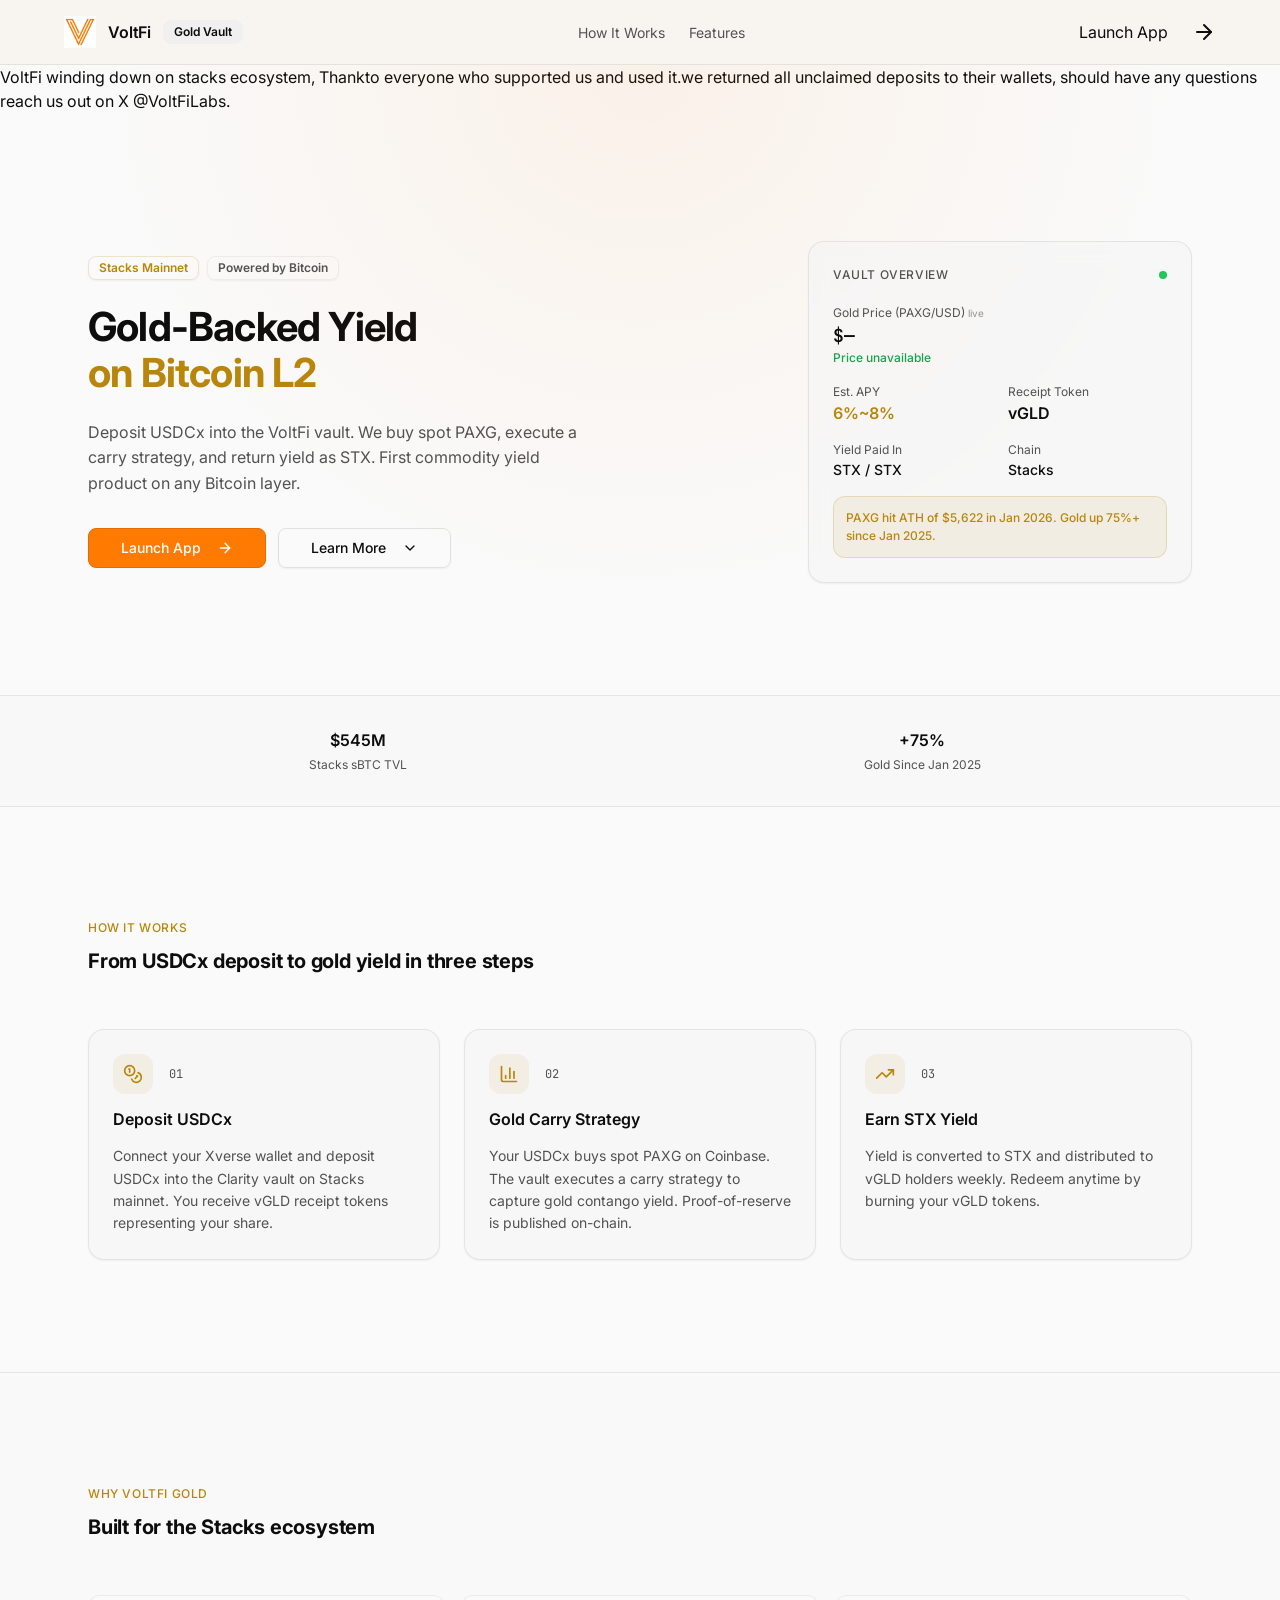
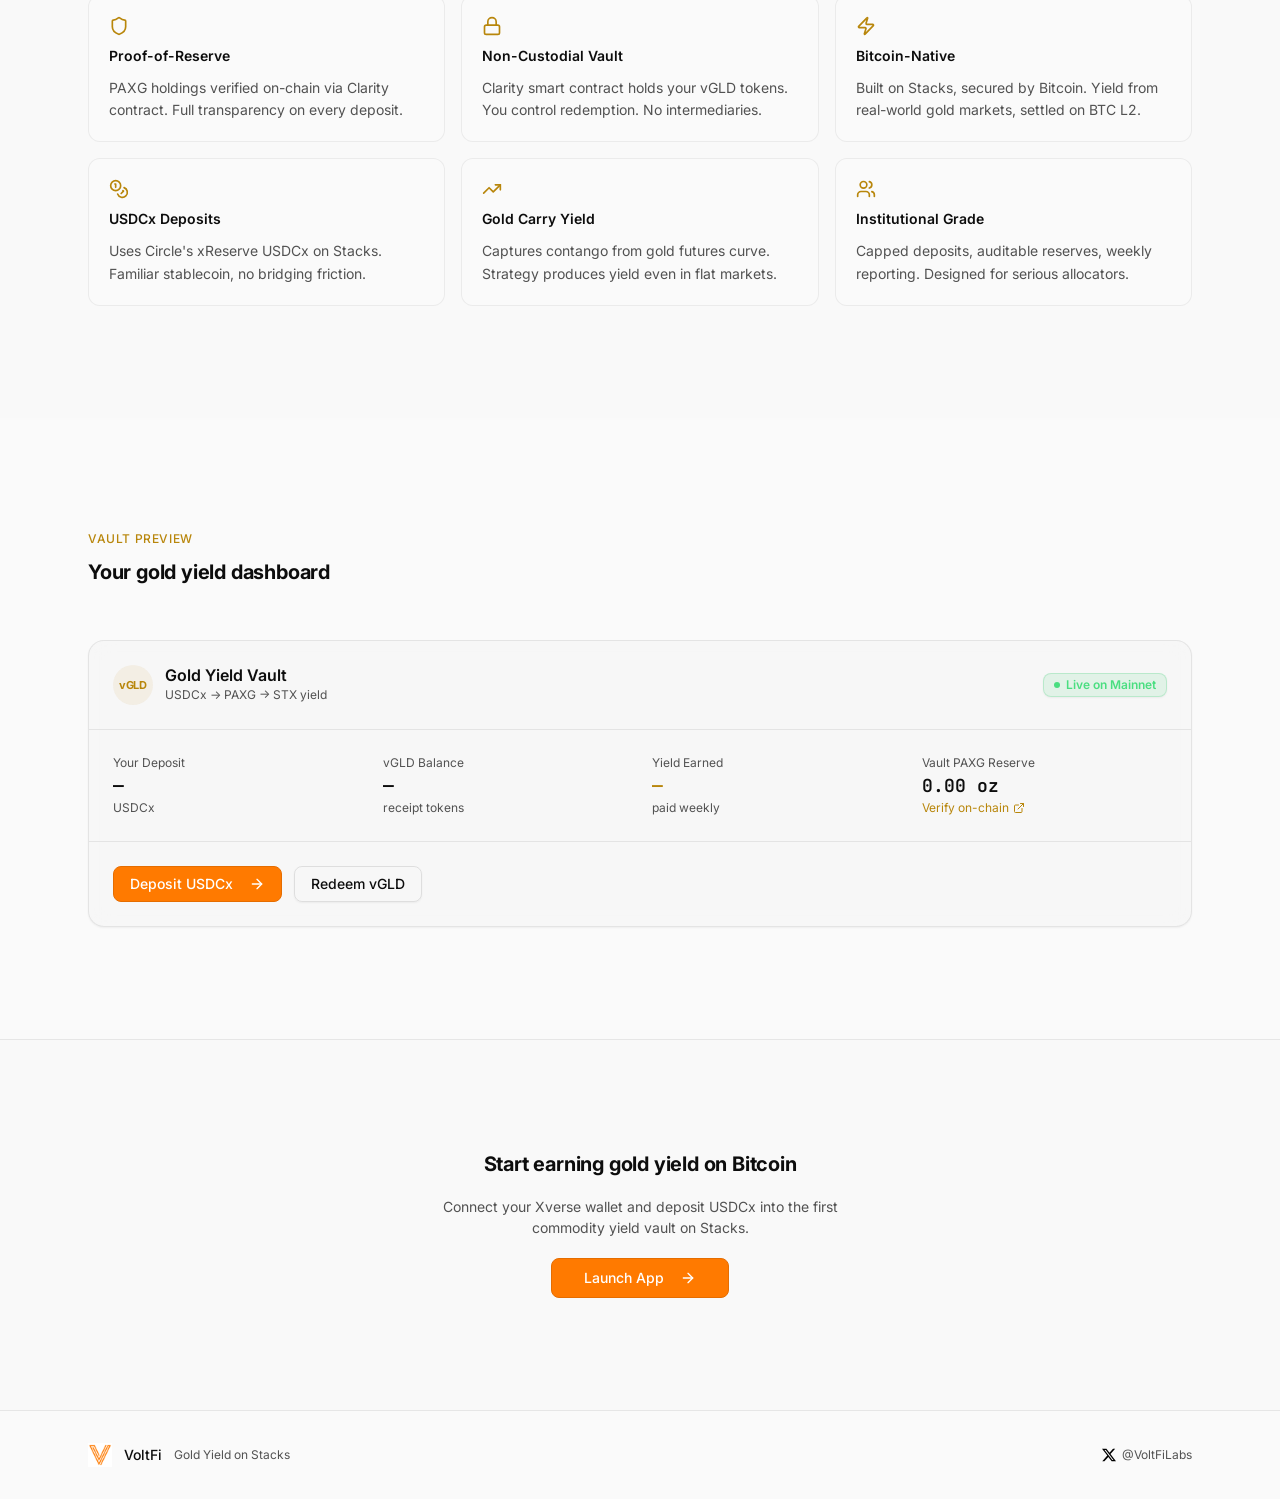
<file: index.html>
<!DOCTYPE html>
<html lang="en">
<head>
  <meta charset="UTF-8">
  <meta name="viewport" content="width=device-width, initial-scale=1.0, maximum-scale=1">
  <title>VoltFi — Gold Yield on Stacks</title>
  <meta name="description" content="The first gold-backed yield vault on Bitcoin. Deposit USDCx, earn gold carry yield, powered by Stacks.">

  <!-- Favicon & PWA icon -->
  <link rel="icon" type="image/x-icon" href="./favicon.ico">
  <link rel="apple-touch-icon" href="./voltfi-logo-192.png">

  <!-- Fonts: General Sans (Fontshare), Inter + JetBrains Mono (Google) -->
  <link href="https://api.fontshare.com/v2/css?f[]=general-sans@400,500,600,700&display=swap" rel="stylesheet">
  <link rel="preconnect" href="https://fonts.googleapis.com">
  <link rel="preconnect" href="https://fonts.gstatic.com" crossorigin>
  <link href="https://fonts.googleapis.com/css2?family=Inter:wght@400;500;600&family=JetBrains+Mono:wght@400;500&display=swap" rel="stylesheet">

  <!-- Stylesheet -->
  <link rel="stylesheet" href="./styles.css">
</head>
<body>

  <!-- ====================================================================
       NAVIGATION
       ==================================================================== -->
  <nav class="nav" id="nav">
    <div class="container nav__inner">
      <!-- Brand -->
      <div class="nav__brand">
        <img src="./assets/voltfi-logo.jpg" alt="VoltFi" class="nav__logo">
        <span class="nav__name">VoltFi</span>
        <span class="badge badge--secondary">Gold Vault</span>
      </div>

      <!-- Desktop nav links -->
      <div class="nav__links">
        <a href="#how-it-works" class="nav__link">How It Works</a>
        <a href="#features" class="nav__link">Features</a>

      </div>

      <!-- Desktop Launch button -->
      <div class="nav__links">
        <!--<a href="#" class="btn-primary btn-primary--sm">-->
        <!--<a href="https://app.voltfi.xyz" target="_blank" rel="noopener noreferrer" class="btn-primary btn-primary--sm"> --> 
          Launch App
          <!-- Arrow right icon -->
          <svg xmlns="http://www.w3.org/2000/svg" width="24" height="24" viewBox="0 0 24 24" fill="none" stroke="currentColor" stroke-width="2" stroke-linecap="round" stroke-linejoin="round"><path d="M5 12h14"/><path d="m12 5 7 7-7 7"/></svg>
        </a>
      </div>

      <!-- Mobile hamburger -->
      <button class="nav__hamburger" id="hamburger-btn" aria-label="Open menu">
        <svg xmlns="http://www.w3.org/2000/svg" width="24" height="24" viewBox="0 0 24 24" fill="none" stroke="currentColor" stroke-width="2" stroke-linecap="round" stroke-linejoin="round"><line x1="4" x2="20" y1="12" y2="12"/><line x1="4" x2="20" y1="6" y2="6"/><line x1="4" x2="20" y1="18" y2="18"/></svg>
      </button>
    </div>

    <!-- Mobile menu overlay -->
    <div class="nav__mobile-menu" id="mobile-menu">
      <div class="nav__mobile-header">
        <div class="nav__brand">
          <img src="./assets/voltfi-logo.jpg" alt="VoltFi" class="nav__logo">
          <span class="nav__name">VoltFi</span>
        </div>
        <button class="nav__hamburger" id="close-menu-btn" aria-label="Close menu">
          <svg xmlns="http://www.w3.org/2000/svg" width="24" height="24" viewBox="0 0 24 24" fill="none" stroke="currentColor" stroke-width="2" stroke-linecap="round" stroke-linejoin="round"><path d="M18 6 6 18"/><path d="m6 6 12 12"/></svg>
        </button>
      </div>
      <div class="nav__mobile-links">
        <a href="#how-it-works" class="nav__mobile-link" data-close-menu>How It Works</a>
        <a href="#features" class="nav__mobile-link" data-close-menu>Features</a>

      </div>
      <div class="nav__mobile-cta">
        <a href="https://app.voltfi.xyz" target="_blank" rel="noopener noreferrer" class="btn-primary" style="width:100%" data-close-menu>
          Launch App
          <svg xmlns="http://www.w3.org/2000/svg" width="24" height="24" viewBox="0 0 24 24" fill="none" stroke="currentColor" stroke-width="2" stroke-linecap="round" stroke-linejoin="round"><path d="M5 12h14"/><path d="m12 5 7 7-7 7"/></svg>
        </a>
      </div>
    </div>
  </nav>


  <!-- ====================================================================
       HERO SECTION
       ==================================================================== -->
  <section class="hero">
    <!-- Subtle orange radial glow -->
    <div class="hero__glow"></div>

    <div Class="winding down"
      <p>               <t></t>VoltFi winding down on stacks ecosystem, Thankto everyone who supported us and used it.we returned all unclaimed deposits to their wallets, should have any questions
          reach us out on X @VoltFiLabs.</t> </p>
    </div>

    <div class="container hero__inner">
      <div class="hero__grid">
        <!-- Left content -->
        <div class="hero__content">
          <div class="hero__badges">
            <span class="badge badge--gold">Stacks Mainnet</span>
            <span class="badge badge--muted">Powered by Bitcoin</span>
          </div>

          <h1 class="hero__title">
            Gold-Backed Yield<br>
            <span>on Bitcoin L2</span>
          </h1>

          <p class="hero__subtitle">
            Deposit USDCx into the VoltFi vault. We buy spot PAXG, execute a carry strategy, and return yield as STX. First commodity yield product on any Bitcoin layer.
          </p>

          <div class="hero__actions">
            <a href="https://app.voltfi.xyz" target="_blank" rel="noopener noreferrer" class="btn-primary">
              Launch App
              <svg xmlns="http://www.w3.org/2000/svg" width="24" height="24" viewBox="0 0 24 24" fill="none" stroke="currentColor" stroke-width="2" stroke-linecap="round" stroke-linejoin="round"><path d="M5 12h14"/><path d="m12 5 7 7-7 7"/></svg>
            </a>
            <button class="btn-outline" id="learn-more-btn">
              Learn More
              <svg xmlns="http://www.w3.org/2000/svg" width="24" height="24" viewBox="0 0 24 24" fill="none" stroke="currentColor" stroke-width="2" stroke-linecap="round" stroke-linejoin="round"><path d="m6 9 6 6 6-6"/></svg>
            </button>
          </div>
        </div>

        <!-- Vault overview card -->
        <div class="vault-card">
          <div class="vault-card__header">
            <span class="vault-card__label">Vault Overview</span>
            <div class="vault-card__pulse"></div>
          </div>

          <div>
            <p class="vault-card__price-label">Gold Price (PAXG/USD) <span id="price-live-dot">live</span></p>
            <p class="vault-card__price">$<span id="gold-price">—</span></p>
            <p class="vault-card__change" id="gold-change">loading...</p>
          </div>

          <div class="vault-card__grid">
            <div>
              <p class="vault-card__stat-label">Est. APY</p>
              <p class="vault-card__stat-value vault-card__stat-value--gold">6%~8%</p>
            </div>
            <div>
              <p class="vault-card__stat-label">Receipt Token</p>
              <p class="vault-card__stat-value">vGLD</p>
            </div>
          </div>

          <div class="vault-card__grid">
            <div>
              <p class="vault-card__stat-label">Yield Paid In</p>
              <p class="vault-card__stat-value--sm">STX / STX</p>
            </div>
            <div>
              <p class="vault-card__stat-label">Chain</p>
              <p class="vault-card__stat-value--sm">Stacks</p>
            </div>
          </div>

          <div class="vault-card__callout">
            <p>PAXG hit ATH of $5,622 in Jan 2026. Gold up 75%+ since Jan 2025.</p>
          </div>
        </div>
      </div>
    </div>
  </section>


  <!-- ====================================================================
       STATS BAR
       ==================================================================== -->
  <section class="stats">
    <div class="container">
      <div class="stats__grid">
        <div>
          <p class="stats__value">$545M</p>
          <p class="stats__label">Stacks sBTC TVL</p>
        </div>
        <div>
          <p class="stats__value">+75%</p>
          <p class="stats__label">Gold Since Jan 2025</p>
        </div>

      </div>
    </div>
  </section>


  <!-- ====================================================================
       HOW IT WORKS
       ==================================================================== -->
  <section class="how-it-works" id="how-it-works">
    <div class="container">
      <div class="section-header">
        <p class="section-eyebrow">How It Works</p>
        <h2 class="section-title">From USDCx deposit to gold yield in three steps</h2>
      </div>

      <div class="steps-grid">
        <!-- Step 1 -->
        <div class="step-card">
          <div class="step-card__header">
            <div class="step-card__icon">
              <!-- Coins icon -->
              <svg xmlns="http://www.w3.org/2000/svg" width="24" height="24" viewBox="0 0 24 24" fill="none" stroke="currentColor" stroke-width="2" stroke-linecap="round" stroke-linejoin="round"><circle cx="8" cy="8" r="6"/><path d="M18.09 10.37A6 6 0 1 1 10.34 18"/><path d="M7 6h1v4"/><path d="m16.71 13.88.7.71-2.82 2.82"/></svg>
            </div>
            <span class="step-card__number">01</span>
          </div>
          <h3 class="step-card__title">Deposit USDCx</h3>
          <p class="step-card__desc">Connect your Xverse wallet and deposit USDCx into the Clarity vault on Stacks mainnet. You receive vGLD receipt tokens representing your share.</p>
        </div>

        <!-- Step 2 -->
        <div class="step-card">
          <div class="step-card__header">
            <div class="step-card__icon">
              <!-- Chart column icon -->
              <svg xmlns="http://www.w3.org/2000/svg" width="24" height="24" viewBox="0 0 24 24" fill="none" stroke="currentColor" stroke-width="2" stroke-linecap="round" stroke-linejoin="round"><path d="M3 3v16a2 2 0 0 0 2 2h16"/><path d="M18 17V9"/><path d="M13 17V5"/><path d="M8 17v-3"/></svg>
            </div>
            <span class="step-card__number">02</span>
          </div>
          <h3 class="step-card__title">Gold Carry Strategy</h3>
          <p class="step-card__desc">Your USDCx buys spot PAXG on Coinbase. The vault executes a carry strategy to capture gold contango yield. Proof-of-reserve is published on-chain.</p>
        </div>

        <!-- Step 3 -->
        <div class="step-card">
          <div class="step-card__header">
            <div class="step-card__icon">
              <!-- Trending up icon -->
              <svg xmlns="http://www.w3.org/2000/svg" width="24" height="24" viewBox="0 0 24 24" fill="none" stroke="currentColor" stroke-width="2" stroke-linecap="round" stroke-linejoin="round"><polyline points="22 7 13.5 15.5 8.5 10.5 2 17"/><polyline points="16 7 22 7 22 13"/></svg>
            </div>
            <span class="step-card__number">03</span>
          </div>
          <h3 class="step-card__title">Earn STX Yield</h3>
          <p class="step-card__desc">Yield is converted to STX and distributed to vGLD holders weekly. Redeem anytime by burning your vGLD tokens.</p>
        </div>
      </div>
    </div>
  </section>


  <!-- ====================================================================
       WHY VOLTFI GOLD (Features Grid)
       ==================================================================== -->
  <section class="features" id="features">
    <div class="container">
      <div class="section-header">
        <p class="section-eyebrow">Why VoltFi Gold</p>
        <h2 class="section-title">Built for the Stacks ecosystem</h2>
      </div>

      <div class="features-grid">
        <!-- Feature 1: Proof-of-Reserve -->
        <div class="feature-card">
          <div class="feature-card__icon">
            <!-- Shield icon -->
            <svg xmlns="http://www.w3.org/2000/svg" width="24" height="24" viewBox="0 0 24 24" fill="none" stroke="currentColor" stroke-width="2" stroke-linecap="round" stroke-linejoin="round"><path d="M20 13c0 5-3.5 7.5-7.66 8.95a1 1 0 0 1-.67-.01C7.5 20.5 4 18 4 13V6a1 1 0 0 1 1-1c2 0 4.5-1.2 6.24-2.72a1.17 1.17 0 0 1 1.52 0C14.51 3.81 17 5 19 5a1 1 0 0 1 1 1z"/></svg>
          </div>
          <h3 class="feature-card__title">Proof-of-Reserve</h3>
          <p class="feature-card__desc">PAXG holdings verified on-chain via Clarity contract. Full transparency on every deposit.</p>
        </div>

        <!-- Feature 2: Non-Custodial Vault -->
        <div class="feature-card">
          <div class="feature-card__icon">
            <!-- Lock icon -->
            <svg xmlns="http://www.w3.org/2000/svg" width="24" height="24" viewBox="0 0 24 24" fill="none" stroke="currentColor" stroke-width="2" stroke-linecap="round" stroke-linejoin="round"><rect width="18" height="11" x="3" y="11" rx="2" ry="2"/><path d="M7 11V7a5 5 0 0 1 10 0v4"/></svg>
          </div>
          <h3 class="feature-card__title">Non-Custodial Vault</h3>
          <p class="feature-card__desc">Clarity smart contract holds your vGLD tokens. You control redemption. No intermediaries.</p>
        </div>

        <!-- Feature 3: Bitcoin-Native -->
        <div class="feature-card">
          <div class="feature-card__icon">
            <!-- Zap icon -->
            <svg xmlns="http://www.w3.org/2000/svg" width="24" height="24" viewBox="0 0 24 24" fill="none" stroke="currentColor" stroke-width="2" stroke-linecap="round" stroke-linejoin="round"><path d="M4 14a1 1 0 0 1-.78-1.63l9.9-10.2a.5.5 0 0 1 .86.46l-1.92 6.02A1 1 0 0 0 13 10h7a1 1 0 0 1 .78 1.63l-9.9 10.2a.5.5 0 0 1-.86-.46l1.92-6.02A1 1 0 0 0 11 14z"/></svg>
          </div>
          <h3 class="feature-card__title">Bitcoin-Native</h3>
          <p class="feature-card__desc">Built on Stacks, secured by Bitcoin. Yield from real-world gold markets, settled on BTC L2.</p>
        </div>

        <!-- Feature 4: USDCx Deposits -->
        <div class="feature-card">
          <div class="feature-card__icon">
            <!-- Coins icon -->
            <svg xmlns="http://www.w3.org/2000/svg" width="24" height="24" viewBox="0 0 24 24" fill="none" stroke="currentColor" stroke-width="2" stroke-linecap="round" stroke-linejoin="round"><circle cx="8" cy="8" r="6"/><path d="M18.09 10.37A6 6 0 1 1 10.34 18"/><path d="M7 6h1v4"/><path d="m16.71 13.88.7.71-2.82 2.82"/></svg>
          </div>
          <h3 class="feature-card__title">USDCx Deposits</h3>
          <p class="feature-card__desc">Uses Circle's xReserve USDCx on Stacks. Familiar stablecoin, no bridging friction.</p>
        </div>

        <!-- Feature 5: Gold Carry Yield -->
        <div class="feature-card">
          <div class="feature-card__icon">
            <!-- Trending up icon -->
            <svg xmlns="http://www.w3.org/2000/svg" width="24" height="24" viewBox="0 0 24 24" fill="none" stroke="currentColor" stroke-width="2" stroke-linecap="round" stroke-linejoin="round"><polyline points="22 7 13.5 15.5 8.5 10.5 2 17"/><polyline points="16 7 22 7 22 13"/></svg>
          </div>
          <h3 class="feature-card__title">Gold Carry Yield</h3>
          <p class="feature-card__desc">Captures contango from gold futures curve. Strategy produces yield even in flat markets.</p>
        </div>

        <!-- Feature 6: Institutional Grade -->
        <div class="feature-card">
          <div class="feature-card__icon">
            <!-- Users icon -->
            <svg xmlns="http://www.w3.org/2000/svg" width="24" height="24" viewBox="0 0 24 24" fill="none" stroke="currentColor" stroke-width="2" stroke-linecap="round" stroke-linejoin="round"><path d="M16 21v-2a4 4 0 0 0-4-4H6a4 4 0 0 0-4 4v2"/><circle cx="9" cy="7" r="4"/><path d="M22 21v-2a4 4 0 0 0-3-3.87"/><path d="M16 3.13a4 4 0 0 1 0 7.75"/></svg>
          </div>
          <h3 class="feature-card__title">Institutional Grade</h3>
          <p class="feature-card__desc">Capped deposits, auditable reserves, weekly reporting. Designed for serious allocators.</p>
        </div>
      </div>
    </div>
  </section>


  <!-- ====================================================================
       VAULT PREVIEW (Dashboard Mockup)
       ==================================================================== -->
  <section class="vault-preview" id="vault-preview">
    <div class="container">
      <div class="section-header">
        <p class="section-eyebrow">Vault Preview</p>
        <h2 class="section-title">Your gold yield dashboard</h2>
      </div>

      <div class="dashboard-card">
        <!-- Header row -->
        <div class="dashboard-card__header">
          <div class="dashboard-card__title-group">
            <div class="dashboard-card__au"><span>vGLD</span></div>
            <div>
              <h3 class="dashboard-card__name">Gold Yield Vault</h3>
              <p class="dashboard-card__flow">USDCx → PAXG → STX yield</p>
            </div>
          </div>
          <span class="badge badge--green">
            <span style="display:inline-block;width:0.375rem;height:0.375rem;border-radius:50%;background:#4ADE80;margin-right:0.375rem;"></span>
            Live on Mainnet
          </span>
        </div>

        <!-- Stats row -->
        <div class="dashboard-card__stats">
          <div>
            <p class="dashboard-stat__label">Your Deposit</p>
            <p class="dashboard-stat__value">—</p>
            <p class="dashboard-stat__sub">USDCx</p>
          </div>
          <div>
            <p class="dashboard-stat__label">vGLD Balance</p>
            <p class="dashboard-stat__value">—</p>
            <p class="dashboard-stat__sub">receipt tokens</p>
          </div>
          <div>
            <p class="dashboard-stat__label">Yield Earned</p>
            <p class="dashboard-stat__value dashboard-stat__value--gold">—</p>
            <p class="dashboard-stat__sub">paid weekly</p>
          </div>
          <div>
            <p class="dashboard-stat__label">Vault PAXG Reserve</p>
            <p class="dashboard-stat__value">0.00 oz</p>
            <p class="dashboard-stat__sub">
              <a href="#" target="_blank" rel="noopener noreferrer">
                Verify on-chain
                <svg xmlns="http://www.w3.org/2000/svg" width="24" height="24" viewBox="0 0 24 24" fill="none" stroke="currentColor" stroke-width="2" stroke-linecap="round" stroke-linejoin="round"><path d="M15 3h6v6"/><path d="M10 14 21 3"/><path d="M18 13v6a2 2 0 0 1-2 2H5a2 2 0 0 1-2-2V8a2 2 0 0 1 2-2h6"/></svg>
              </a>
            </p>
          </div>
        </div>

        <!-- Actions row -->
        <div class="dashboard-card__actions">
          <a href="#" class="btn-primary btn-md">
            Deposit USDCx
            <svg xmlns="http://www.w3.org/2000/svg" width="24" height="24" viewBox="0 0 24 24" fill="none" stroke="currentColor" stroke-width="2" stroke-linecap="round" stroke-linejoin="round"><path d="M5 12h14"/><path d="m12 5 7 7-7 7"/></svg>
          </a>
          <a href="#" class="btn-outline btn-md">
            Redeem vGLD
          </a>
        </div>
      </div>
    </div>
  </section>


  <!-- ====================================================================
       CTA SECTION
       ==================================================================== -->
  <section class="cta-section">
    <div class="container">
      <div class="cta-section__inner">
        <h2 class="cta-section__title">Start earning gold yield on Bitcoin</h2>
        <p class="cta-section__desc">
          Connect your Xverse wallet and deposit USDCx into the first commodity yield vault on Stacks.
        </p>
        <div class="cta-section__buttons">
          <a href="https://app.voltfi.xyz" target="_blank" rel="noopener noreferrer" class="btn-primary">
            Launch App
            <svg xmlns="http://www.w3.org/2000/svg" width="24" height="24" viewBox="0 0 24 24" fill="none" stroke="currentColor" stroke-width="2" stroke-linecap="round" stroke-linejoin="round"><path d="M5 12h14"/><path d="m12 5 7 7-7 7"/></svg>
          </a>

        </div>
      </div>
    </div>
  </section>


  <!-- ====================================================================
       FOOTER
       ==================================================================== -->
  <footer class="footer">
    <div class="container footer__inner">
      <div class="footer__brand">
        <img src="./assets/voltfi-logo.jpg" alt="VoltFi" class="footer__logo">
        <span class="footer__name">VoltFi</span>
        <span class="footer__tagline">Gold Yield on Stacks</span>
      </div>
      <div class="footer__links">
        <a href="https://x.com/VoltFiLabs" target="_blank" rel="noopener noreferrer" class="footer__link">
          <!-- X (Twitter) icon -->
          <img src="data:image/svg+xml,%3csvg role='img' viewBox='0 0 24 24' xmlns='http://www.w3.org/2000/svg'%3e%3ctitle%3eX%3c/title%3e%3cpath d='M18.901 1.153h3.68l-8.04 9.19L24 22.846h-7.406l-5.8-7.584-6.638 7.584H.474l8.6-9.83L0 1.154h7.594l5.243 6.932ZM17.61 20.644h2.039L6.486 3.24H4.298Z'/%3e%3c/svg%3e" alt="X">
          @VoltFiLabs
        </a>

      </div>
    </div>
  </footer>


  <!-- JavaScript -->
  <script src="./main.js"></script>
</body>
</html>
</file>
<file: styles.css>
/* ==========================================================================
   VoltFi Gold Vault — Landing Page Styles
   Clean, editable CSS with custom properties. No build tools needed.
   ========================================================================== */

/* --------------------------------------------------------------------------
   1. CSS Custom Properties (Design Tokens)
   -------------------------------------------------------------------------- */
:root {
  /* Brand Colors */
  --primary: #FF7A00;             /* VoltFi orange — CTAs, buttons */
  --primary-hover: #E56D00;       /* Darker orange on hover */
  --primary-foreground: #FFFFFF;  /* White text on orange */

  /* Gold accent */
  --gold: #B8860B;                /* Dark goldenrod for text, icons */
  --gold-light: #D4A017;          /* Lighter gold for badges */
  --gold-bg: rgba(184, 134, 11, 0.08); /* Gold tint backgrounds */
  --gold-border: rgba(184, 134, 11, 0.2);

  /* Surfaces — matching voltfi.xyz */
  --background: #FAFAFA;          /* Neutral white, matches voltfi.xyz body */
  --foreground: #0D0D0D;          /* Near-black text */
  --card: #F0F0F0;                /* Card background */
  --card-foreground: #0D0D0D;

  /* Borders */
  --border: #E0E0E0;              /* Neutral gray border */
  --border-light: rgba(0, 0, 0, 0.08);

  /* Muted text */
  --muted: #E8E8E8;
  --muted-foreground: #525252;    /* hsl(0 0% 32%) */

  /* Secondary (badges, subtle buttons) */
  --secondary: #F0F0F0;           /* Neutral light gray */
  --secondary-foreground: #0D0D0D;

  /* Status */
  --green: #22C55E;
  --green-dark: #16A34A;
  --green-bg: rgba(34, 197, 94, 0.1);
  --green-border: rgba(34, 197, 94, 0.2);

  /* Fonts */
  --font-sans: "General Sans", "Inter", sans-serif;
  --font-mono: "JetBrains Mono", monospace;

  /* Spacing */
  --container-max: 72rem;  /* 1152px = max-w-6xl */
  --container-pad: 1.5rem; /* px-6 */

  /* Radius */
  --radius: 0.5rem;
  --radius-lg: 0.75rem;
  --radius-xl: 1rem;

  /* Shadows */
  --shadow-sm: 0 1px 2px rgba(0, 0, 0, 0.05);
  --shadow: 0 1px 3px rgba(0, 0, 0, 0.08), 0 1px 2px rgba(0, 0, 0, 0.04);
  --shadow-md: 0 4px 6px -1px rgba(0, 0, 0, 0.07), 0 2px 4px -1px rgba(0, 0, 0, 0.04);

  /* Button outline */
  --button-outline: rgba(0, 0, 0, 0.1);
  --badge-outline: rgba(0, 0, 0, 0.05);
}


/* --------------------------------------------------------------------------
   2. Reset & Base
   -------------------------------------------------------------------------- */
*, *::before, *::after {
  box-sizing: border-box;
  margin: 0;
  padding: 0;
}

html {
  scroll-behavior: smooth;
  -webkit-text-size-adjust: 100%;
  tab-size: 4;
}

body {
  font-family: var(--font-sans);
  background-color: var(--background);
  color: var(--foreground);
  line-height: 1.5;
  -webkit-font-smoothing: antialiased;
  -moz-osx-font-smoothing: grayscale;
}

img, svg, video {
  display: block;
  max-width: 100%;
}

a {
  color: inherit;
  text-decoration: none;
}

button {
  font-family: inherit;
  cursor: pointer;
  border: none;
  background: none;
}

h1, h2, h3, h4, h5, h6 {
  font-weight: 700;
  line-height: 1.2;
}

ol, ul {
  list-style: none;
}


/* --------------------------------------------------------------------------
   3. Utility / Layout Helpers
   -------------------------------------------------------------------------- */
.container {
  max-width: var(--container-max);
  margin: 0 auto;
  padding-left: var(--container-pad);
  padding-right: var(--container-pad);
}

.sr-only {
  position: absolute;
  width: 1px;
  height: 1px;
  padding: 0;
  margin: -1px;
  overflow: hidden;
  clip: rect(0, 0, 0, 0);
  white-space: nowrap;
  border: 0;
}

/* Tabular numbers for data */
.tabular-nums {
  font-variant-numeric: tabular-nums;
}

.font-mono {
  font-family: var(--font-mono);
}


/* --------------------------------------------------------------------------
   4. Buttons
   -------------------------------------------------------------------------- */

/* Primary (orange) button */
.btn-primary {
  display: inline-flex;
  align-items: center;
  justify-content: center;
  gap: 0.5rem;
  white-space: nowrap;
  font-weight: 500;
  font-size: 0.875rem;
  line-height: 1;
  background-color: var(--primary);
  color: var(--primary-foreground);
  border: 1px solid var(--primary-hover);
  border-radius: var(--radius);
  padding: 0 2rem;
  min-height: 2.5rem;
  transition: background-color 0.15s ease, transform 0.1s ease;
}

.btn-primary:hover {
  background-color: var(--primary-hover);
}

.btn-primary:active {
  transform: scale(0.98);
}

.btn-primary svg {
  width: 1rem;
  height: 1rem;
  margin-left: 0.5rem;
  pointer-events: none;
}

/* Small primary button (nav) */
.btn-primary--sm {
  font-size: 0.75rem;
  min-height: 2rem;
  padding: 0 0.75rem;
  border-radius: var(--radius);
}

.btn-primary--sm svg {
  width: 0.875rem;
  height: 0.875rem;
  margin-left: 0.5rem;
}

/* Outline / ghost button */
.btn-outline {
  display: inline-flex;
  align-items: center;
  justify-content: center;
  gap: 0.5rem;
  white-space: nowrap;
  font-weight: 500;
  font-size: 0.875rem;
  line-height: 1;
  background: transparent;
  color: var(--foreground);
  border: 1px solid var(--button-outline);
  border-radius: var(--radius);
  padding: 0 2rem;
  min-height: 2.5rem;
  box-shadow: var(--shadow-sm);
  transition: background-color 0.15s ease, transform 0.1s ease;
}

.btn-outline:hover {
  background-color: rgba(0, 0, 0, 0.03);
}

.btn-outline:active {
  box-shadow: none;
  transform: scale(0.98);
}

.btn-outline svg {
  width: 1rem;
  height: 1rem;
  margin-left: 0.5rem;
  pointer-events: none;
}

/* Medium button variant */
.btn-md {
  min-height: 2.25rem;
  padding: 0.5rem 1rem;
  font-size: 0.875rem;
}


/* --------------------------------------------------------------------------
   5. Badges
   -------------------------------------------------------------------------- */
.badge {
  display: inline-flex;
  align-items: center;
  white-space: nowrap;
  border-radius: var(--radius);
  padding: 0.125rem 0.625rem;
  font-weight: 600;
  font-size: 0.75rem;
  transition: colors 0.15s ease;
}

.badge--secondary {
  background-color: var(--secondary);
  color: var(--secondary-foreground);
  border: 1px solid transparent;
}

.badge--gold {
  color: var(--gold);
  border: 1px solid var(--gold-border);
  box-shadow: var(--shadow-sm);
}

.badge--muted {
  color: var(--muted-foreground);
  border: 1px solid var(--badge-outline);
  box-shadow: var(--shadow-sm);
  font-weight: 600;
}

.badge--green {
  background-color: var(--green-bg);
  color: #4ADE80;
  border: 1px solid var(--green-border);
  box-shadow: var(--shadow-sm);
  font-weight: 600;
}


/* --------------------------------------------------------------------------
   6. Navigation
   -------------------------------------------------------------------------- */
.nav {
  position: sticky;
  top: 0;
  z-index: 50;
  border-bottom: 1px solid var(--border-light);
  background-color: rgba(248, 244, 239, 0.8);
  backdrop-filter: blur(24px);
  -webkit-backdrop-filter: blur(24px);
}

.nav__inner {
  display: flex;
  align-items: center;
  justify-content: space-between;
  padding: 1rem 0;
}

.nav__brand {
  display: flex;
  align-items: center;
  gap: 0.75rem;
}

.nav__logo {
  width: 2rem;
  height: 2rem;
}

.nav__name {
  font-size: 1rem;
  font-weight: 600;
  letter-spacing: -0.01em;
}

.nav__links {
  display: none;
  align-items: center;
  gap: 1.5rem;
}

.nav__link {
  font-size: 0.875rem;
  color: var(--muted-foreground);
  transition: color 0.15s ease;
}

.nav__link:hover {
  color: var(--foreground);
}

/* Mobile hamburger */
.nav__hamburger {
  display: flex;
  align-items: center;
  justify-content: center;
  width: 2.5rem;
  height: 2.5rem;
  color: var(--foreground);
}

.nav__hamburger svg {
  width: 1.25rem;
  height: 1.25rem;
}

/* Mobile menu */
.nav__mobile-menu {
  display: none;
  position: fixed;
  inset: 0;
  z-index: 100;
  background-color: rgba(248, 244, 239, 0.98);
  backdrop-filter: blur(24px);
  -webkit-backdrop-filter: blur(24px);
  flex-direction: column;
  padding: 1.5rem;
}

.nav__mobile-menu.is-open {
  display: flex;
}

.nav__mobile-header {
  display: flex;
  align-items: center;
  justify-content: space-between;
  padding-bottom: 2rem;
  border-bottom: 1px solid var(--border-light);
}

.nav__mobile-links {
  display: flex;
  flex-direction: column;
  gap: 0;
  padding-top: 1rem;
}

.nav__mobile-link {
  display: block;
  font-size: 1rem;
  font-weight: 500;
  padding: 1rem 0;
  color: var(--foreground);
  border-bottom: 1px solid var(--border-light);
  transition: color 0.15s ease;
}

.nav__mobile-link:hover {
  color: var(--primary);
}

.nav__mobile-cta {
  margin-top: 2rem;
}

@media (min-width: 768px) {
  .nav__links {
    display: flex;
  }
  .nav__hamburger {
    display: none;
  }
}


/* --------------------------------------------------------------------------
   7. Hero Section
   -------------------------------------------------------------------------- */
.hero {
  position: relative;
  overflow: hidden;
}

.hero__glow {
  position: absolute;
  inset: 0;
  pointer-events: none;
  background: radial-gradient(ellipse at top, hsla(29, 100%, 50%, 0.07), transparent 60%);
}

.hero__inner {
  padding-top: 6rem;
  padding-bottom: 5rem;
}

.hero__grid {
  display: flex;
  flex-direction: column;
  align-items: flex-start;
  gap: 3rem;
}

.hero__content {
  max-width: 36rem;
}

.hero__badges {
  display: flex;
  align-items: center;
  gap: 0.5rem;
  margin-bottom: 1.5rem;
}

.hero__title {
  font-size: 1.5rem;
  font-weight: 700;
  line-height: 1.15;
  letter-spacing: -0.02em;
  margin-bottom: 1.5rem;
}

.hero__title span {
  color: var(--gold);
}

.hero__subtitle {
  font-size: 1rem;
  color: var(--muted-foreground);
  line-height: 1.6;
  max-width: 32rem;
  margin-bottom: 2rem;
}

.hero__actions {
  display: flex;
  flex-wrap: wrap;
  align-items: center;
  gap: 0.75rem;
}

/* Vault overview card */
.vault-card {
  width: 100%;
  max-width: 24rem;
  border: 1px solid var(--border-light);
  background-color: rgba(245, 245, 245, 0.7);
  backdrop-filter: blur(12px);
  -webkit-backdrop-filter: blur(12px);
  border-radius: var(--radius-xl);
  padding: 1.5rem;
  box-shadow: var(--shadow-sm);
}

.vault-card__header {
  display: flex;
  align-items: center;
  justify-content: space-between;
  margin-bottom: 1.25rem;
}

.vault-card__label {
  font-size: 0.75rem;
  font-weight: 500;
  color: var(--muted-foreground);
  text-transform: uppercase;
  letter-spacing: 0.05em;
}

.vault-card__pulse {
  width: 0.5rem;
  height: 0.5rem;
  border-radius: 50%;
  background-color: var(--green);
  animation: pulse 2s cubic-bezier(0.4, 0, 0.6, 1) infinite;
}

@keyframes pulse {
  0%, 100% { opacity: 1; }
  50% { opacity: 0.5; }
}

.vault-card__price-label {
  font-size: 0.75rem;
  color: var(--muted-foreground);
}

.vault-card__price-label span {
  font-size: 10px;
  opacity: 0.6;
}

.vault-card__price {
  font-size: 1.125rem;
  font-weight: 600;
  font-family: var(--font-mono);
  font-variant-numeric: tabular-nums;
}

.vault-card__change {
  font-size: 0.75rem;
  font-weight: 500;
  color: var(--green-dark);
  margin-bottom: 1rem;
}

.vault-card__grid {
  display: grid;
  grid-template-columns: 1fr 1fr;
  gap: 1rem;
  margin-bottom: 1rem;
}

.vault-card__stat-label {
  font-size: 0.75rem;
  color: var(--muted-foreground);
}

.vault-card__stat-value {
  font-size: 1rem;
  font-weight: 600;
  font-variant-numeric: tabular-nums;
}

.vault-card__stat-value--gold {
  color: var(--gold);
}

.vault-card__stat-value--sm {
  font-size: 0.875rem;
  font-weight: 500;
}

/* Gold callout inside card */
.vault-card__callout {
  background-color: var(--gold-bg);
  border: 1px solid var(--gold-border);
  border-radius: var(--radius-lg);
  padding: 0.75rem;
}

.vault-card__callout p {
  font-size: 0.75rem;
  font-weight: 500;
  color: var(--gold);
}

@media (min-width: 768px) {
  .hero__title {
    font-size: 2rem;
  }
  .hero__inner {
    padding-top: 8rem;
    padding-bottom: 7rem;
  }
}

@media (min-width: 1024px) {
  .hero__grid {
    flex-direction: row;
    align-items: center;
    justify-content: space-between;
  }
  .hero__title {
    font-size: 2.5rem;
  }
  .vault-card {
    width: auto;
    flex-shrink: 0;
  }
}


/* --------------------------------------------------------------------------
   8. Stats Bar
   -------------------------------------------------------------------------- */
.stats {
  border-top: 1px solid var(--border-light);
  border-bottom: 1px solid var(--border-light);
  background-color: rgba(245, 245, 245, 0.4);
}

.stats__grid {
  display: grid;
  grid-template-columns: repeat(2, 1fr);
  gap: 1.5rem;
  padding: 2rem 0;
  text-align: center;
}

@media (min-width: 640px) {
  .stats__grid {
    grid-template-columns: repeat(2, 1fr);
  }
}

.stats__value {
  font-size: 0.875rem;
  font-weight: 600;
}

.stats__label {
  font-size: 0.75rem;
  color: var(--muted-foreground);
  margin-top: 0.25rem;
}

@media (min-width: 768px) {
  .stats__value {
    font-size: 1rem;
  }
}


/* --------------------------------------------------------------------------
   9. How It Works
   -------------------------------------------------------------------------- */
.how-it-works {
  padding: 5rem 0;
}

.section-eyebrow {
  font-size: 0.75rem;
  font-weight: 500;
  text-transform: uppercase;
  letter-spacing: 0.05em;
  color: var(--gold);
  margin-bottom: 0.75rem;
}

.section-title {
  font-size: 1.25rem;
  font-weight: 700;
  letter-spacing: -0.01em;
}

.section-header {
  max-width: 32rem;
  margin-bottom: 3.5rem;
}

.steps-grid {
  display: grid;
  gap: 1.5rem;
}

.step-card {
  border: 1px solid var(--border-light);
  background-color: rgba(245, 245, 245, 0.6);
  border-radius: var(--radius-xl);
  padding: 1.5rem;
  box-shadow: var(--shadow-sm);
}

.step-card__header {
  display: flex;
  align-items: center;
  gap: 1rem;
  margin-bottom: 1rem;
}

.step-card__icon {
  display: flex;
  align-items: center;
  justify-content: center;
  width: 2.5rem;
  height: 2.5rem;
  border-radius: var(--radius-lg);
  background-color: var(--gold-bg);
}

.step-card__icon svg {
  width: 1.25rem;
  height: 1.25rem;
  color: var(--gold);
}

.step-card__number {
  font-size: 0.75rem;
  font-family: var(--font-mono);
  color: var(--muted-foreground);
}

.step-card__title {
  font-size: 1rem;
  font-weight: 600;
  margin-bottom: 1rem;
}

.step-card__desc {
  font-size: 0.875rem;
  color: var(--muted-foreground);
  line-height: 1.6;
}

@media (min-width: 768px) {
  .how-it-works {
    padding: 7rem 0;
  }
  .steps-grid {
    grid-template-columns: repeat(3, 1fr);
  }
}


/* --------------------------------------------------------------------------
   10. Features (Why VoltFi Gold)
   -------------------------------------------------------------------------- */
.features {
  border-top: 1px solid var(--border-light);
  background-color: rgba(245, 245, 245, 0.3);
  padding: 5rem 0;
}

.features-grid {
  display: grid;
  gap: 1rem;
}

.feature-card {
  border: 1px solid rgba(0, 0, 0, 0.06);
  background-color: rgba(250, 250, 250, 0.6);
  border-radius: var(--radius-lg);
  padding: 1.25rem;
}

.feature-card__icon {
  margin-bottom: 0.75rem;
}

.feature-card__icon svg {
  width: 1.25rem;
  height: 1.25rem;
  color: var(--gold);
}

.feature-card__title {
  font-size: 0.875rem;
  font-weight: 600;
  margin-bottom: 0.75rem;
}

.feature-card__desc {
  font-size: 0.875rem;
  color: var(--muted-foreground);
  line-height: 1.6;
}

@media (min-width: 640px) {
  .features-grid {
    grid-template-columns: repeat(2, 1fr);
  }
}

@media (min-width: 768px) {
  .features {
    padding: 7rem 0;
  }
}

@media (min-width: 1024px) {
  .features-grid {
    grid-template-columns: repeat(3, 1fr);
  }
}


/* --------------------------------------------------------------------------
   11. Vault Preview (Dashboard Mockup)
   -------------------------------------------------------------------------- */
.vault-preview {
  padding: 5rem 0;
}

.dashboard-card {
  border: 1px solid var(--border-light);
  background-color: rgba(245, 245, 245, 0.7);
  backdrop-filter: blur(12px);
  -webkit-backdrop-filter: blur(12px);
  border-radius: var(--radius-xl);
  overflow: hidden;
  box-shadow: var(--shadow-sm);
}

.dashboard-card__header {
  display: flex;
  flex-wrap: wrap;
  align-items: center;
  justify-content: space-between;
  gap: 1rem;
  padding: 1.5rem;
  border-bottom: 1px solid var(--border-light);
}

.dashboard-card__title-group {
  display: flex;
  align-items: center;
  gap: 0.75rem;
}

.dashboard-card__au {
  display: flex;
  align-items: center;
  justify-content: center;
  width: 2.5rem;
  height: 2.5rem;
  border-radius: 50%;
  background-color: var(--gold-bg);
}

.dashboard-card__au span {
  font-size: 0.6875rem;
  font-weight: 700;
  color: var(--gold);
  letter-spacing: -0.01em;
}

.dashboard-card__name {
  font-size: 1rem;
  font-weight: 600;
}

.dashboard-card__flow {
  font-size: 0.75rem;
  color: var(--muted-foreground);
}

.dashboard-card__stats {
  display: grid;
  gap: 1.5rem;
  padding: 1.5rem;
}

.dashboard-stat__label {
  font-size: 0.75rem;
  color: var(--muted-foreground);
}

.dashboard-stat__value {
  font-size: 1.125rem;
  font-weight: 600;
  font-family: var(--font-mono);
  font-variant-numeric: tabular-nums;
}

.dashboard-stat__value--gold {
  color: var(--gold);
}

.dashboard-stat__sub {
  font-size: 0.75rem;
  color: var(--muted-foreground);
}

.dashboard-stat__sub a {
  color: var(--gold);
  display: inline-flex;
  align-items: center;
  gap: 0.25rem;
  transition: text-decoration 0.15s ease;
}

.dashboard-stat__sub a:hover {
  text-decoration: underline;
}

.dashboard-stat__sub a svg {
  width: 0.75rem;
  height: 0.75rem;
}

.dashboard-card__actions {
  display: flex;
  flex-wrap: wrap;
  align-items: center;
  gap: 0.75rem;
  padding: 1.5rem;
  border-top: 1px solid var(--border-light);
}

@media (min-width: 768px) {
  .dashboard-card__stats {
    grid-template-columns: repeat(4, 1fr);
  }
  .vault-preview {
    padding: 7rem 0;
  }
}


/* --------------------------------------------------------------------------
   12. Roadmap
   -------------------------------------------------------------------------- */
.roadmap {
  border-top: 1px solid var(--border-light);
  background-color: rgba(245, 245, 245, 0.3);
  padding: 5rem 0;
}

.roadmap__timeline {
  display: grid;
  gap: 1.25rem;
}

.roadmap__phase {
  border: 1px solid var(--border-light);
  background-color: rgba(250, 250, 250, 0.6);
  border-radius: var(--radius-lg);
  padding: 1.25rem 1.5rem;
}

.roadmap__phase-header {
  display: flex;
  align-items: center;
  gap: 0.75rem;
  margin-bottom: 0.5rem;
}

.roadmap__phase-num {
  font-size: 0.75rem;
  font-weight: 600;
  color: var(--gold);
  text-transform: uppercase;
  letter-spacing: 0.03em;
}

.roadmap__phase-week {
  font-size: 0.75rem;
  font-family: var(--font-mono);
  color: var(--muted-foreground);
}

.roadmap__phase-title {
  font-size: 1rem;
  font-weight: 600;
  margin-bottom: 0.5rem;
}

.roadmap__phase-desc {
  font-size: 0.875rem;
  color: var(--muted-foreground);
  line-height: 1.6;
}

.roadmap__milestone {
  display: inline-flex;
  align-items: center;
  gap: 0.375rem;
  margin-top: 0.75rem;
  padding: 0.375rem 0.75rem;
  border-radius: var(--radius-full);
  background-color: var(--gold-bg);
  border: 1px solid var(--gold-border);
  font-size: 0.75rem;
  font-weight: 600;
  color: var(--gold);
}

.roadmap__milestone svg {
  color: var(--gold);
}

@media (min-width: 768px) {
  .roadmap {
    padding: 7rem 0;
  }
  .roadmap__timeline {
    display: grid;
    grid-template-columns: repeat(5, 1fr);
    gap: 1rem;
  }
}


/* --------------------------------------------------------------------------
   13. Comparison Table
   -------------------------------------------------------------------------- */
.compare {
  padding: 5rem 0;
}

.compare__table-wrap {
  overflow-x: auto;
  -webkit-overflow-scrolling: touch;
  border: 1px solid var(--border-light);
  border-radius: var(--radius-xl);
  background-color: rgba(250, 250, 250, 0.6);
}

.compare__table {
  width: 100%;
  min-width: 640px;
  border-collapse: collapse;
  font-size: 0.8125rem;
}

.compare__table thead {
  border-bottom: 1px solid var(--border-light);
}

.compare__table th {
  padding: 1rem;
  font-weight: 600;
  font-size: 0.75rem;
  text-transform: uppercase;
  letter-spacing: 0.03em;
  color: var(--muted-foreground);
  text-align: left;
  white-space: nowrap;
}

.compare__table td {
  padding: 0.875rem 1rem;
  border-top: 1px solid rgba(0, 0, 0, 0.06);
  white-space: nowrap;
}

.compare__table th.compare__highlight {
  color: var(--gold);
}

.compare__table td.compare__highlight {
  font-weight: 600;
  color: var(--gold);
}

@media (min-width: 768px) {
  .compare {
    padding: 7rem 0;
  }
}


/* --------------------------------------------------------------------------
   14. CTA Section
   -------------------------------------------------------------------------- */
.cta-section {
  border-top: 1px solid var(--border-light);
  background-color: rgba(245, 245, 245, 0.3);
  padding: 5rem 0;
}

.cta-section__inner {
  text-align: center;
  max-width: 28rem;
  margin: 0 auto;
}

.cta-section__title {
  font-size: 1.25rem;
  font-weight: 700;
  letter-spacing: -0.01em;
  margin-bottom: 1.25rem;
}

.cta-section__desc {
  font-size: 0.875rem;
  color: var(--muted-foreground);
  margin-bottom: 1.25rem;
}

.cta-section__buttons {
  display: flex;
  align-items: center;
  justify-content: center;
  gap: 0.75rem;
}

@media (min-width: 768px) {
  .cta-section {
    padding: 7rem 0;
  }
}


/* --------------------------------------------------------------------------
   13. Footer
   -------------------------------------------------------------------------- */
.footer {
  border-top: 1px solid var(--border-light);
  padding: 2rem 0;
}

.footer__inner {
  display: flex;
  flex-wrap: wrap;
  align-items: center;
  justify-content: space-between;
  gap: 1rem;
}

.footer__brand {
  display: flex;
  align-items: center;
  gap: 0.75rem;
}

.footer__logo {
  width: 1.5rem;
  height: 1.5rem;
}

.footer__name {
  font-size: 0.875rem;
  font-weight: 500;
}

.footer__tagline {
  font-size: 0.75rem;
  color: var(--muted-foreground);
}

.footer__links {
  display: flex;
  align-items: center;
  gap: 1.25rem;
  font-size: 0.75rem;
  color: var(--muted-foreground);
}

.footer__link {
  display: inline-flex;
  align-items: center;
  gap: 0.375rem;
  transition: color 0.15s ease;
}

.footer__link:hover {
  color: var(--foreground);
}

.footer__link img {
  width: 0.875rem;
  height: 0.875rem;
}
</file>
